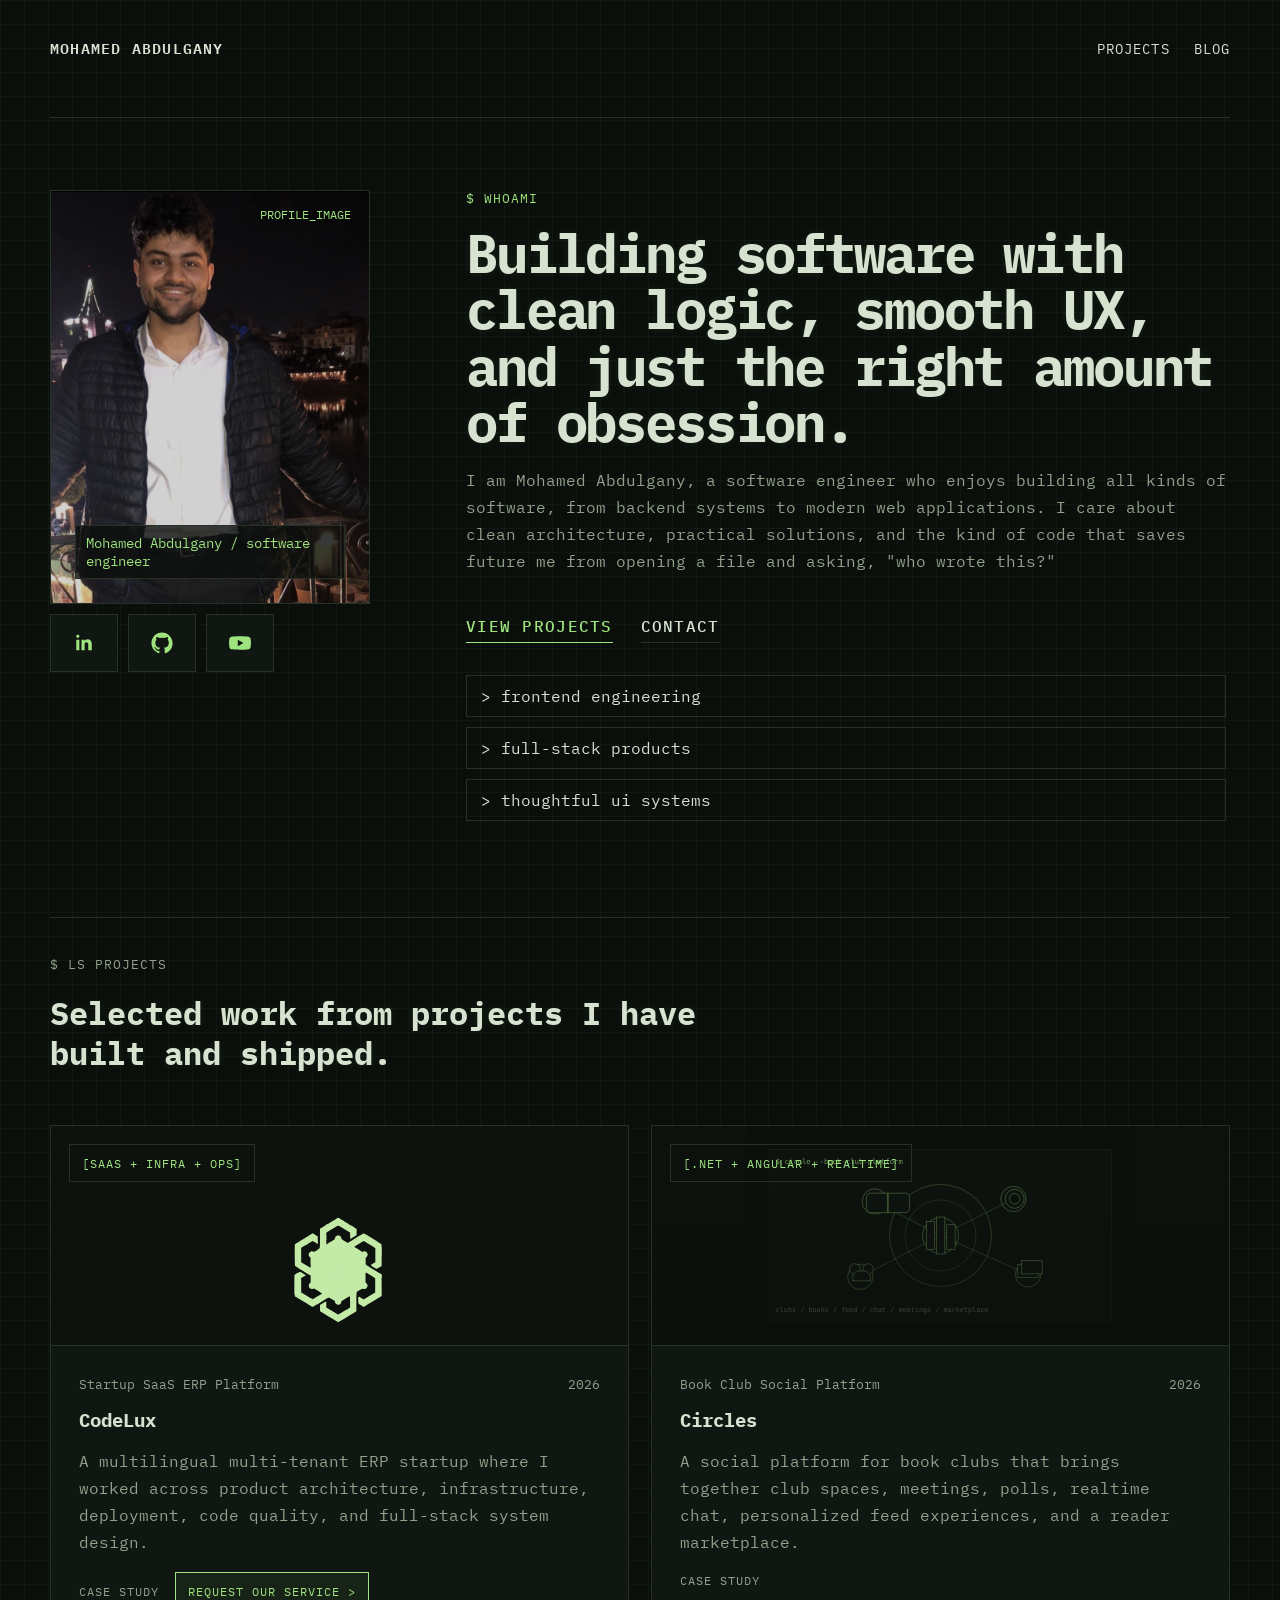
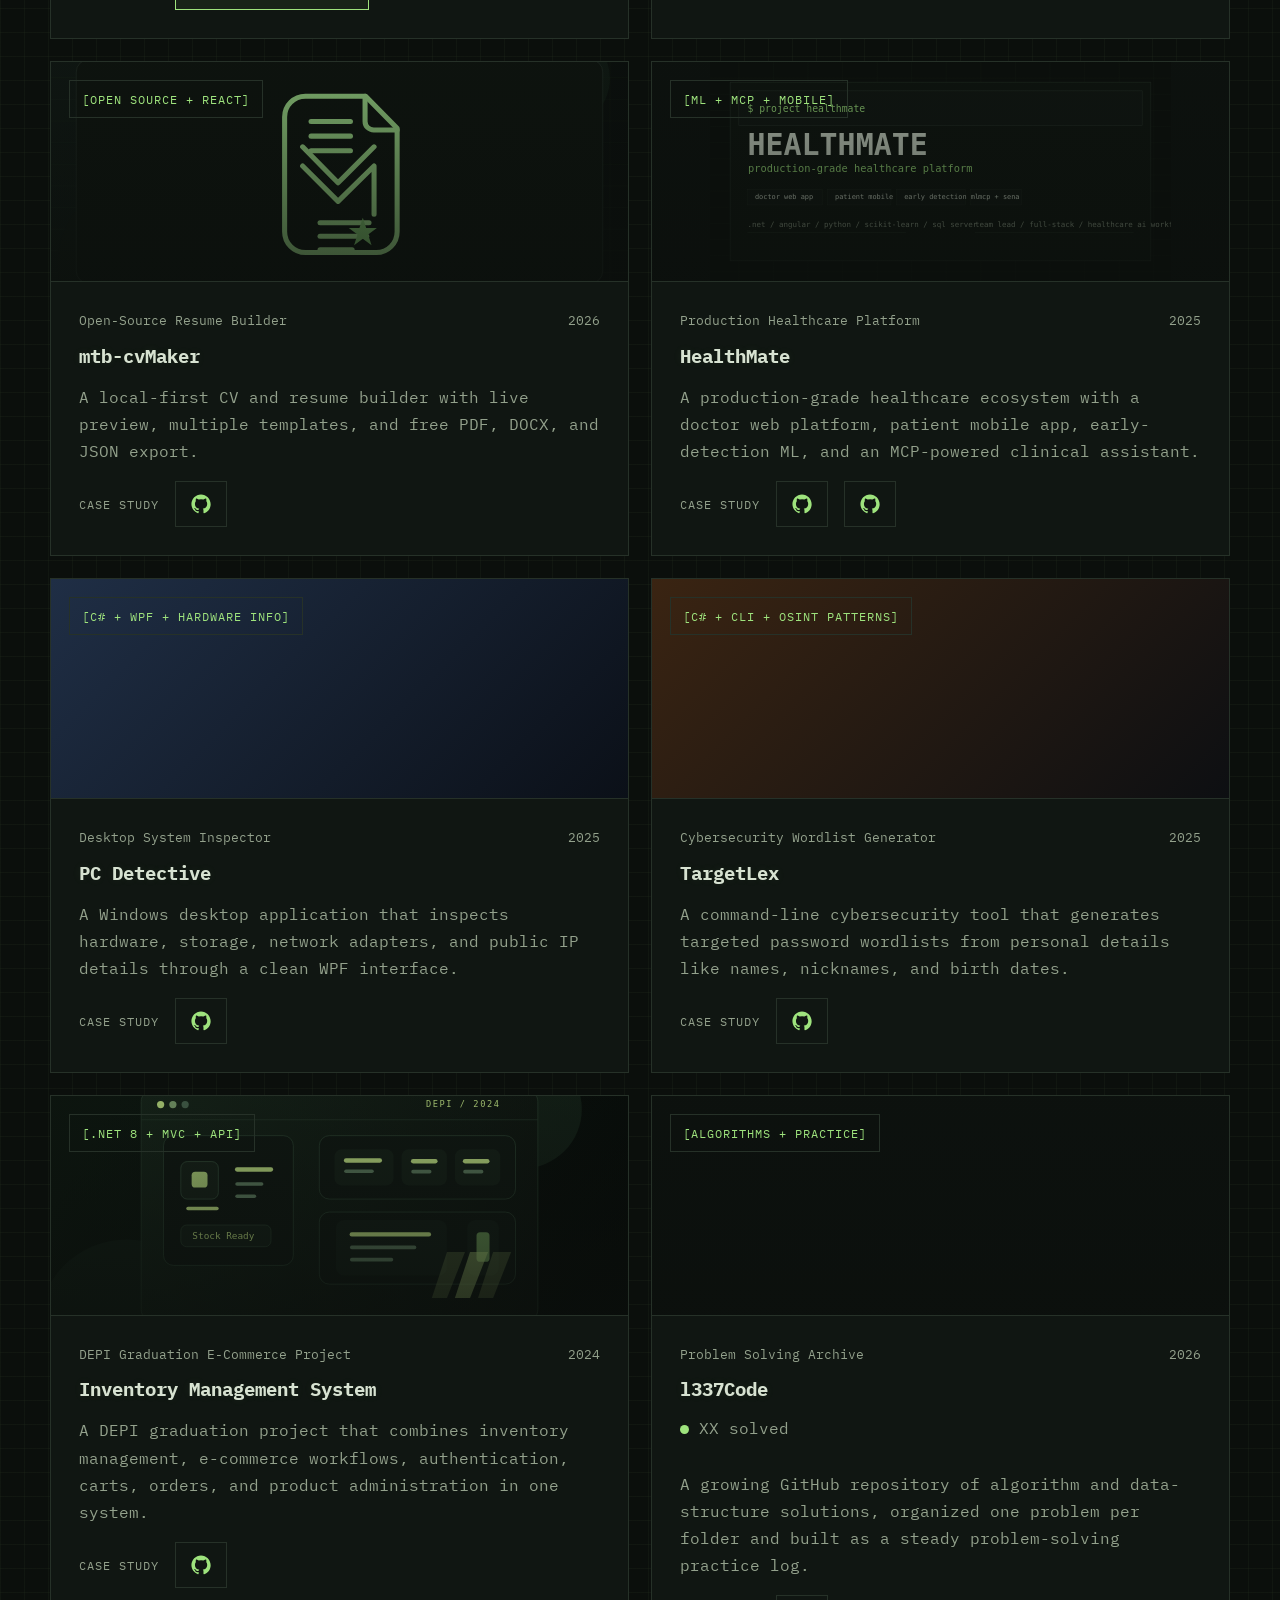
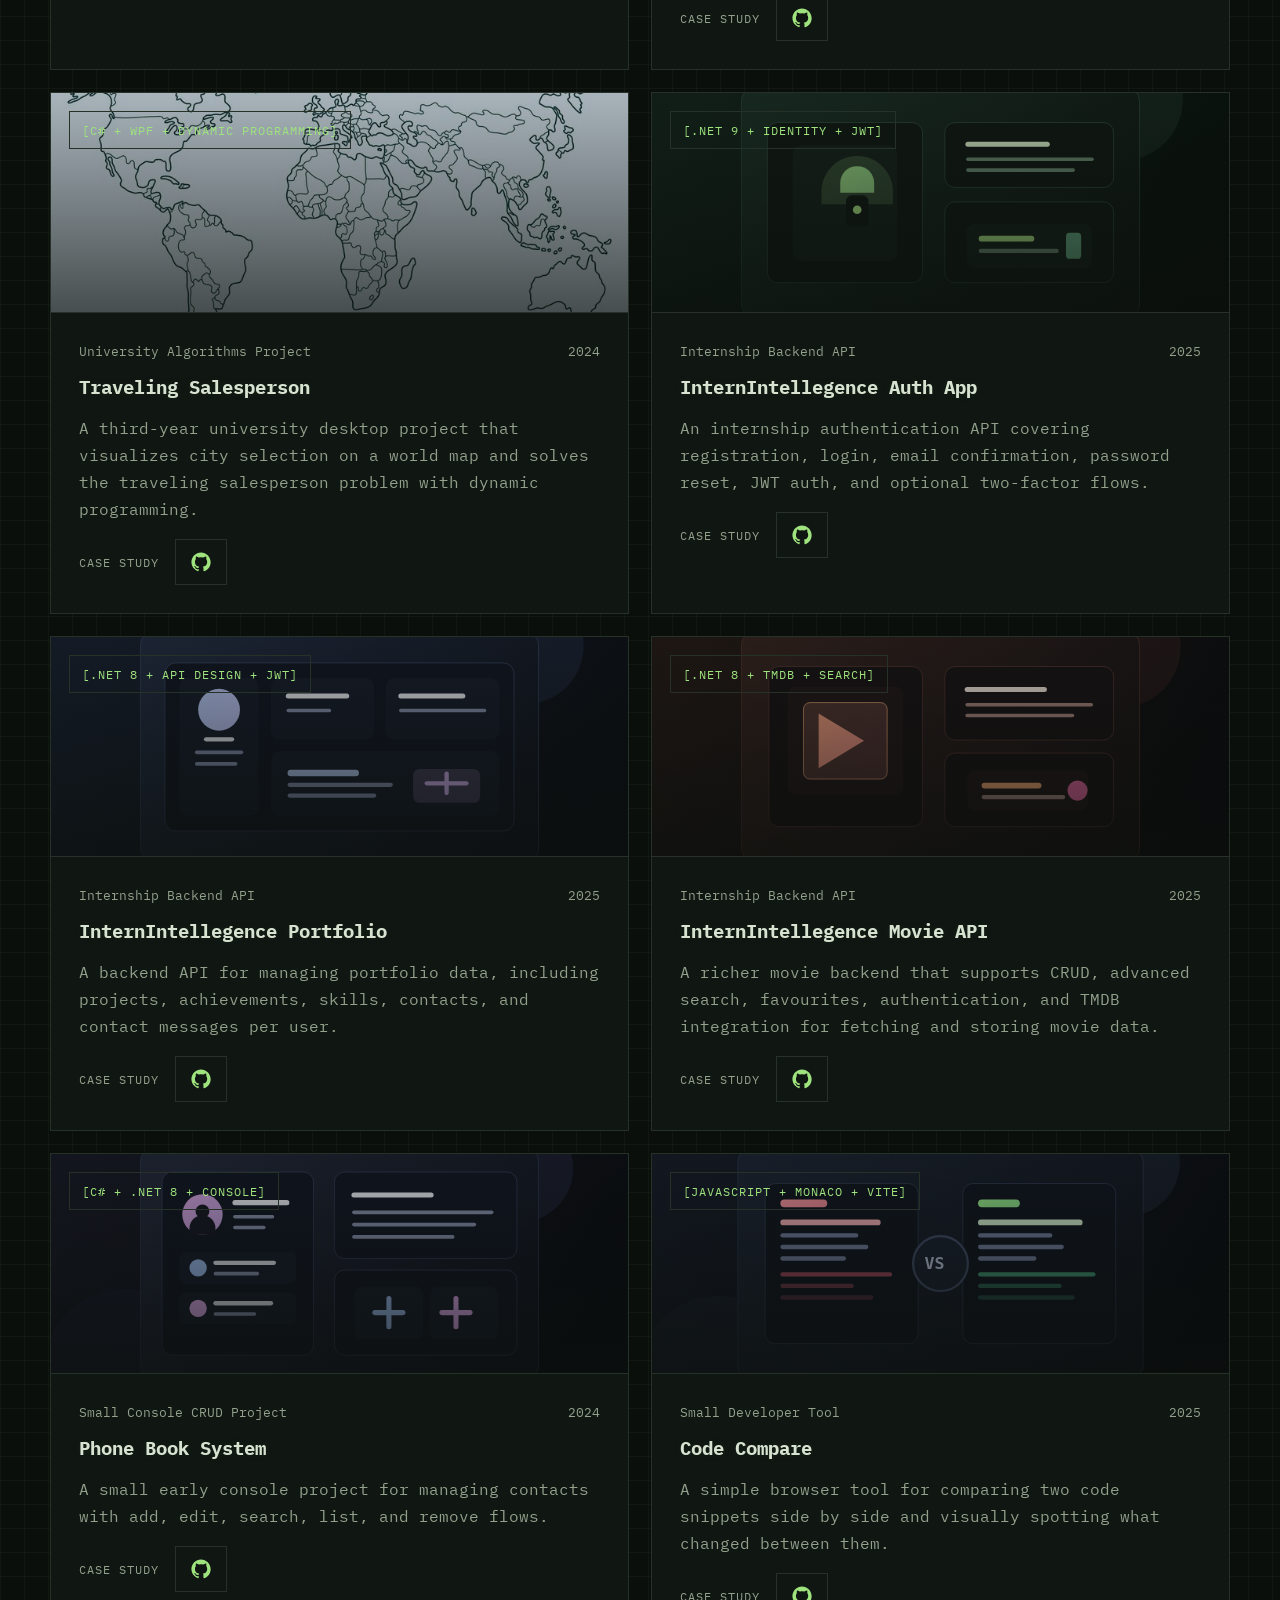
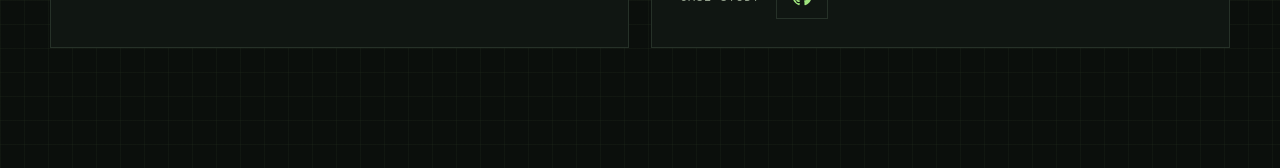
<file: index.html>
<!DOCTYPE html>
<html lang="en">
  <head>
    <meta charset="UTF-8" />
    <meta name="viewport" content="width=device-width, initial-scale=1.0" />
    <title>Mohamed Abdulgany | Software Engineer</title>
    <meta
      name="description"
      content="Software engineer portfolio with a focused intro and selected project work."
    />
    <link rel="icon" type="image/svg+xml" href="favicon.svg" />
    <link rel="preconnect" href="https://fonts.googleapis.com" />
    <link rel="preconnect" href="https://fonts.gstatic.com" crossorigin />
    <link
      href="https://fonts.googleapis.com/css2?family=IBM+Plex+Mono:wght@400;500;600&display=swap"
      rel="stylesheet"
    />
    <link rel="stylesheet" href="styles.css" />
  </head>
  <body>
    <div class="page-shell">
      <header class="hero" id="top">
        <nav class="topbar">
          <a class="brand" href="#top">Mohamed Abdulgany</a>
          <div class="topbar-links">
            <a class="nav-link" href="#projects">Projects</a>
            <a class="nav-link" href="blog.html">Blog</a>
          </div>
        </nav>

        <div class="hero-content">
          <div class="portrait-frame" aria-label="Profile image">
            <div class="portrait-glow"></div>
            <div class="portrait-card">
              <img class="portrait-image" src="assets/ana.PNG" alt="Mohamed Abdulgany" />
              <span>Mohamed Abdulgany / software engineer</span>
            </div>

            <div class="profile-links" aria-label="Social links">
              <a class="profile-link-box" href="https://www.linkedin.com/in/mabdelghanyi/" target="_blank" rel="noreferrer" aria-label="LinkedIn">
                <svg viewBox="0 0 24 24" aria-hidden="true">
                  <path d="M6.94 8.5H3.56V20h3.38V8.5ZM5.25 3C4.17 3 3.5 3.71 3.5 4.64c0 .91.65 1.64 1.71 1.64h.02c1.11 0 1.79-.73 1.79-1.64C6.99 3.71 6.34 3 5.25 3ZM20.5 13.09c0-3.52-1.88-5.16-4.39-5.16-2.02 0-2.92 1.11-3.42 1.89V8.5H9.31c.04.88 0 11.5 0 11.5h3.38v-6.42c0-.34.02-.68.12-.92.27-.68.89-1.38 1.92-1.38 1.35 0 1.89 1.03 1.89 2.54V20H20.5v-6.91Z" fill="currentColor"/>
                </svg>
              </a>
              <a class="profile-link-box" href="https://github.com/MohamedMG7" target="_blank" rel="noreferrer" aria-label="GitHub">
                <svg viewBox="0 0 24 24" aria-hidden="true">
                  <path d="M12 .5C5.65.5.5 5.7.5 12.1c0 5.12 3.29 9.47 7.86 11 .58.11.79-.26.79-.57v-2.02c-3.2.71-3.87-1.38-3.87-1.38-.52-1.34-1.28-1.7-1.28-1.7-1.05-.73.08-.72.08-.72 1.15.08 1.76 1.2 1.76 1.2 1.04 1.79 2.72 1.27 3.39.97.1-.76.4-1.27.73-1.57-2.55-.29-5.23-1.29-5.23-5.73 0-1.26.45-2.29 1.18-3.09-.12-.29-.51-1.47.11-3.06 0 0 .97-.31 3.17 1.18a10.9 10.9 0 0 1 5.77 0c2.2-1.49 3.17-1.18 3.17-1.18.62 1.59.23 2.77.11 3.06.74.8 1.18 1.83 1.18 3.09 0 4.45-2.69 5.43-5.25 5.72.41.36.78 1.07.78 2.15v3.19c0 .31.21.69.8.57 4.56-1.53 7.84-5.88 7.84-11C23.5 5.7 18.35.5 12 .5Z" fill="currentColor"/>
                </svg>
              </a>
              <a class="profile-link-box" href="https://www.youtube.com/@sauleltieb" target="_blank" rel="noreferrer" aria-label="YouTube">
                <svg viewBox="0 0 24 24" aria-hidden="true">
                  <path d="M23.5 7.2a3 3 0 0 0-2.11-2.12C19.52 4.5 12 4.5 12 4.5s-7.52 0-9.39.58A3 3 0 0 0 .5 7.2 31.4 31.4 0 0 0 0 12a31.4 31.4 0 0 0 .5 4.8 3 3 0 0 0 2.11 2.12c1.87.58 9.39.58 9.39.58s7.52 0 9.39-.58a3 3 0 0 0 2.11-2.12A31.4 31.4 0 0 0 24 12a31.4 31.4 0 0 0-.5-4.8ZM9.6 15.5v-7l6.2 3.5-6.2 3.5Z" fill="currentColor"/>
                </svg>
              </a>
            </div>
          </div>

          <div class="hero-copy">
            <p class="eyebrow">$ whoami</p>
            <h1>Building software with clean logic, smooth UX, and just the right amount of obsession.</h1>
            <p class="intro">
              I am Mohamed Abdulgany, a software engineer who enjoys building all kinds of
              software, from backend systems to modern web applications. I care about clean
              architecture, practical solutions, and the kind of code that saves future me
              from opening a file and asking, "who wrote this?"
            </p>

            <div class="hero-actions">
              <a class="button button-primary" href="#projects">View Projects</a>
              <a class="button button-secondary" href="https://www.linkedin.com/in/mabdelghanyi/" target="_blank" rel="noreferrer">Contact</a>
            </div>

            <ul class="highlights" aria-label="Highlights">
              <li>> frontend engineering</li>
              <li>> full-stack products</li>
              <li>> thoughtful ui systems</li>
            </ul>
          </div>
        </div>
      </header>

      <main>
        <section class="projects-section" id="projects">
          <div class="section-heading">
            <p class="eyebrow">$ ls projects</p>
            <h2>Selected work from projects I have built and shipped.</h2>
          </div>

          <div class="project-grid" id="project-grid"></div>
        </section>
      </main>
    </div>

    <script src="projects.js"></script>
    <script src="script.js"></script>
  </body>
</html>
</file>
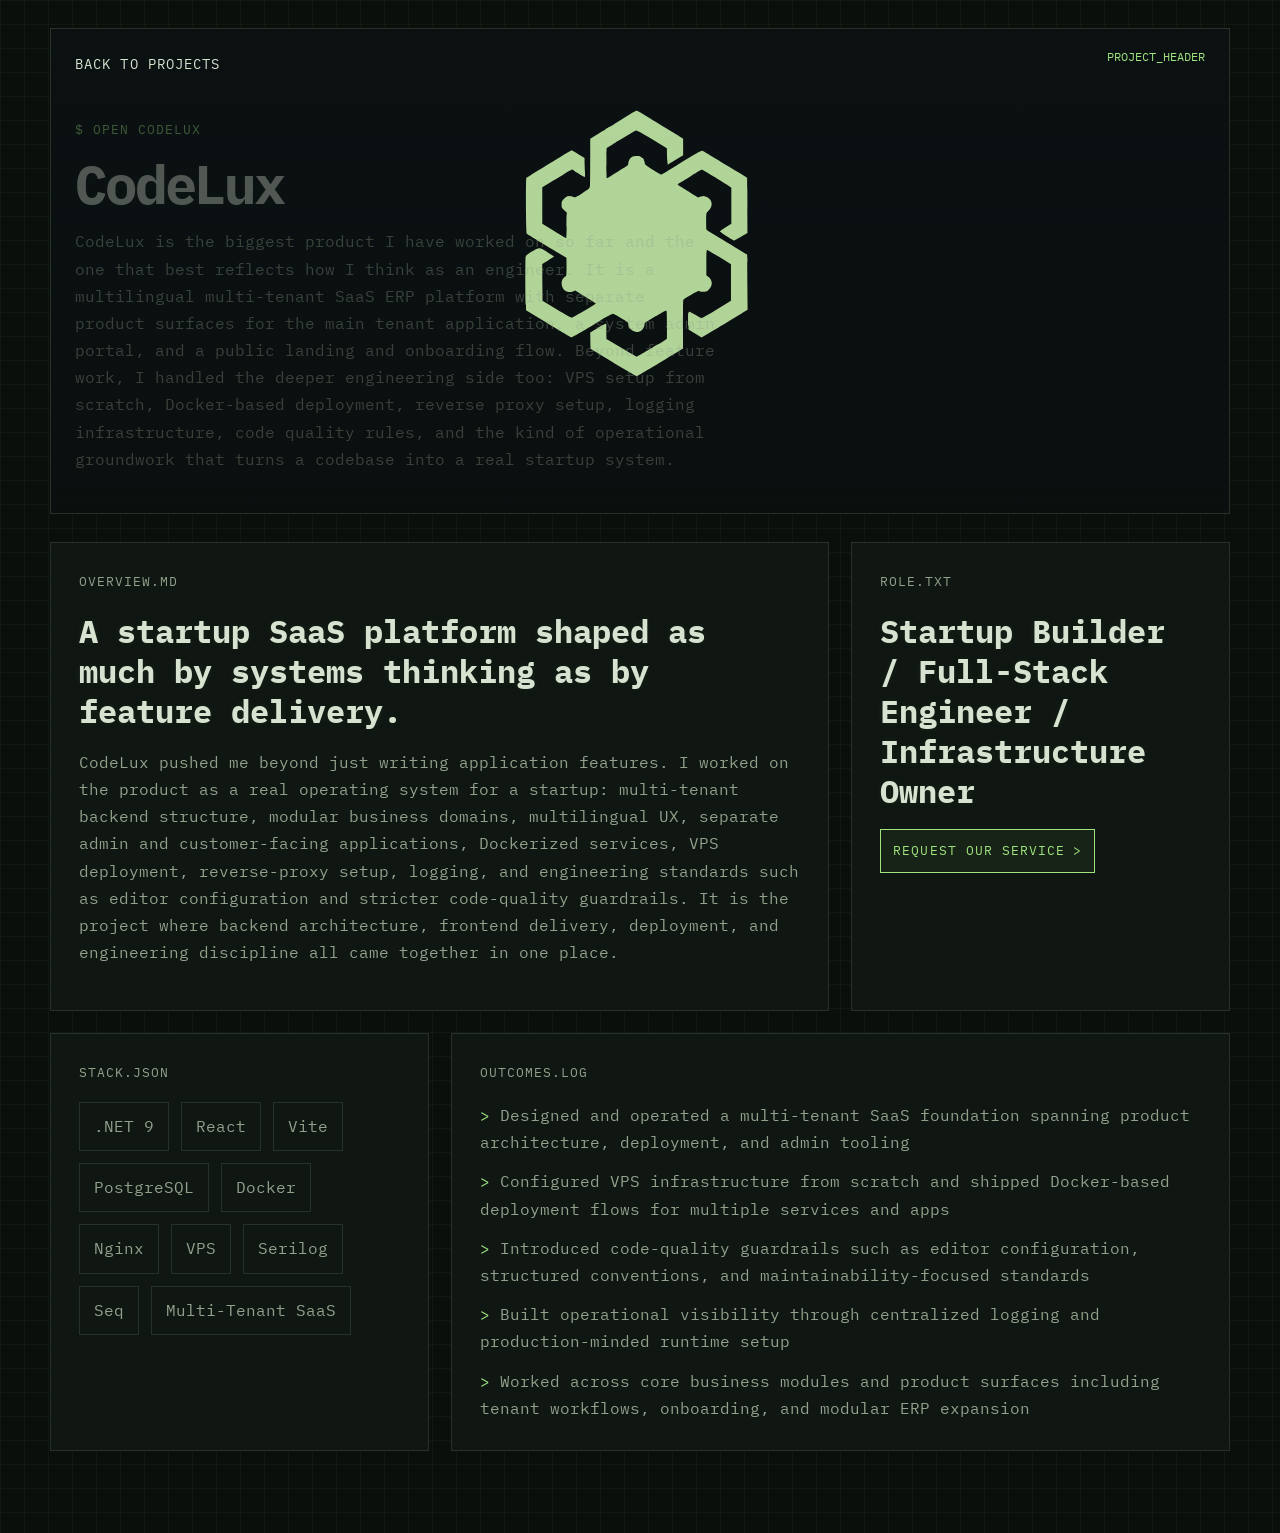
<file: project.html>
<!DOCTYPE html>
<html lang="en">
  <head>
    <meta charset="UTF-8" />
    <meta name="viewport" content="width=device-width, initial-scale=1.0" />
    <title>Project Details</title>
    <meta
      name="description"
      content="Project details page for a software engineering portfolio."
    />
    <link rel="icon" type="image/svg+xml" href="favicon.svg" />
    <link rel="preconnect" href="https://fonts.googleapis.com" />
    <link rel="preconnect" href="https://fonts.gstatic.com" crossorigin />
    <link
      href="https://fonts.googleapis.com/css2?family=IBM+Plex+Mono:wght@400;500;600&display=swap"
      rel="stylesheet"
    />
    <link rel="stylesheet" href="styles.css" />
  </head>
  <body>
    <main class="detail-page" id="project-detail"></main>

    <script src="projects.js"></script>
    <script src="script.js"></script>
  </body>
</html>
</file>
<file: styles.css>
:root {
  --bg: #0b0f0c;
  --surface: #101612;
  --surface-strong: #101612;
  --text: #d7e2d1;
  --muted: #93a18c;
  --line: #263128;
  --accent: #9ee37d;
  --shadow: none;
  --radius-lg: 0;
  --radius-md: 0;
  --radius-sm: 0;
}

* {
  box-sizing: border-box;
}

html {
  scroll-behavior: smooth;
  scrollbar-width: none;
}

html::-webkit-scrollbar,
body::-webkit-scrollbar {
  display: none;
}

body {
  margin: 0;
  color: var(--text);
  font-family: "IBM Plex Mono", monospace;
  background:
    linear-gradient(rgba(158, 227, 125, 0.04) 1px, transparent 1px),
    linear-gradient(90deg, rgba(158, 227, 125, 0.04) 1px, transparent 1px),
    var(--bg);
  background-size: 24px 24px, 24px 24px, auto;
}

a {
  color: inherit;
  text-decoration: none;
}

::selection {
  background: rgba(158, 227, 125, 0.28);
  color: var(--text);
}

img {
  max-width: 100%;
  display: block;
}

.page-shell,
.detail-page {
  width: min(1180px, calc(100% - 32px));
  margin: 0 auto;
}

.hero {
  min-height: 100vh;
  display: flex;
  flex-direction: column;
  padding: 28px 0 96px;
}

.topbar {
  display: flex;
  justify-content: space-between;
  align-items: center;
  padding: 8px 0 56px;
  border-bottom: 1px solid var(--line);
}

.topbar-links {
  display: flex;
  align-items: center;
  gap: 24px;
}

.brand,
.nav-link,
.eyebrow,
.panel-label {
  font-family: "IBM Plex Mono", monospace;
}

.brand {
  font-size: 0.95rem;
  font-weight: 600;
  letter-spacing: 0.08em;
  text-transform: uppercase;
}

.nav-link,
.back-link {
  padding: 0;
  border: 0;
  border-radius: 0;
  background: transparent;
  backdrop-filter: none;
  text-transform: uppercase;
  letter-spacing: 0.08em;
  font-size: 0.85rem;
}

.nav-link:hover,
.back-link:hover,
.brand:hover {
  color: var(--accent);
}

.nav-link-disabled {
  color: var(--muted);
  cursor: default;
}

.hero-content {
  flex: 1;
  display: grid;
  grid-template-columns: 320px minmax(0, 1fr);
  gap: 96px;
  align-items: start;
  padding-top: 72px;
}

.portrait-frame {
  position: relative;
  min-height: 482px;
}

.portrait-glow {
  display: none;
}

.portrait-card {
  position: absolute;
  inset: 0 0 68px 0;
  border-radius: 0;
  border: 1px solid var(--line);
  background: var(--surface);
  box-shadow: none;
  display: flex;
  flex-direction: column;
  justify-content: space-between;
  align-items: flex-start;
  padding: 24px;
  overflow: hidden;
}

.portrait-card::before {
  content: "PROFILE_IMAGE";
  position: absolute;
  top: 16px;
  right: 18px;
  font-size: 0.72rem;
  color: var(--accent);
  z-index: 2;
}

.portrait-image {
  position: absolute;
  inset: 0;
  width: 100%;
  height: 100%;
  object-fit: cover;
  object-position: center top;
  filter: saturate(0.9) contrast(1.02) brightness(0.82);
}

.portrait-card span {
  position: relative;
  z-index: 2;
  margin-top: auto;
  padding: 8px 10px;
  border-radius: 0;
  background: rgba(11, 15, 12, 0.78);
  font-size: 0.85rem;
  color: var(--accent);
  border: 1px solid var(--line);
}

.profile-links {
  position: absolute;
  left: 0;
  bottom: 0;
  display: flex;
  gap: 10px;
}

.profile-link-box {
  width: 68px;
  height: 58px;
  display: grid;
  place-items: center;
  border: 1px solid var(--line);
  background: var(--surface);
  color: var(--accent);
  text-transform: uppercase;
  letter-spacing: 0.08em;
  font-size: 0.84rem;
}

.profile-link-box svg {
  width: 22px;
  height: 22px;
  display: block;
}

.profile-link-box:hover {
  background: #121a14;
  border-color: var(--accent);
}

.hero-copy h1,
.detail-hero h1 {
  margin: 0;
  font-size: clamp(1.9rem, 4.2vw, 3.8rem);
  line-height: 1.05;
  letter-spacing: -0.04em;
}

.eyebrow,
.panel-label {
  margin: 0 0 18px;
  color: var(--accent);
  text-transform: uppercase;
  letter-spacing: 0.08em;
  font-size: 0.8rem;
}

.intro,
.section-heading p,
.project-card-body p,
.detail-lead,
.detail-panel p,
.outcome-list li,
.chip-list li {
  color: var(--muted);
  line-height: 1.7;
}

.hero-copy h1,
.section-heading h2,
.detail-panel h2,
.detail-panel h3,
.project-card-body h3,
.detail-hero h1 {
  text-shadow: 0 0 10px rgba(158, 227, 125, 0.08);
}

.hero-copy {
  max-width: 760px;
}

.hero-actions {
  display: flex;
  gap: 28px;
  margin: 40px 0 32px;
  flex-wrap: wrap;
}

.button {
  padding: 0 0 6px;
  border-radius: 0;
  font-weight: 500;
  text-transform: uppercase;
  letter-spacing: 0.08em;
  border-bottom: 1px solid transparent;
}

.button-primary {
  background: transparent;
  color: var(--accent);
  border-bottom-color: var(--accent);
}

.button-secondary {
  border-bottom-color: var(--line);
}

.button:hover {
  color: var(--accent);
}

.highlights {
  display: grid;
  gap: 10px;
  list-style: none;
  padding: 0;
  margin: 0;
}

.highlights li,
.chip-list li {
  padding: 10px 14px;
  border-radius: 0;
  background: transparent;
  border: 1px solid var(--line);
}

.projects-section {
  padding: 36px 0 120px;
  border-top: 1px solid var(--line);
}

.section-heading {
  max-width: 720px;
  margin-bottom: 52px;
}

.section-heading h2,
.detail-panel h2,
.detail-panel h3 {
  margin: 0 0 18px;
  font-size: clamp(1.35rem, 2.6vw, 2rem);
  line-height: 1.25;
}

.project-grid,
.detail-grid {
  display: grid;
  gap: 22px;
}

.project-grid {
  grid-template-columns: repeat(2, minmax(0, 1fr));
}

.project-card,
.detail-panel {
  background: var(--surface);
  border: 1px solid var(--line);
  border-radius: 0;
  box-shadow: none;
  backdrop-filter: none;
  overflow: hidden;
}

.project-card {
  transition: background-color 140ms ease, border-color 140ms ease;
  cursor: pointer;
}

.project-card:hover {
  background: #121a14;
  border-color: var(--accent);
}

.project-card-media {
  min-height: 220px;
  padding: 18px;
  display: flex;
  align-items: flex-start;
  justify-content: space-between;
  flex-direction: column;
  border-bottom: 1px solid var(--line);
  background: #0d120f;
  background-size: var(--card-image-fit, cover);
  background-repeat: no-repeat;
  background-position: center;
}

.project-card-media-logo {
  background-image: none !important;
}

.project-card-media span {
  padding: 10px 12px;
  border-radius: 0;
  background: transparent;
  color: var(--accent);
  font-family: "IBM Plex Mono", monospace;
  font-size: 0.78rem;
  text-transform: uppercase;
  letter-spacing: 0.08em;
  border: 1px solid var(--line);
}

.project-card-logo {
  align-self: center;
  width: min(72%, 240px);
  max-height: 110px;
  object-fit: contain;
  filter: brightness(0) saturate(100%) invert(89%) sepia(16%) saturate(622%) hue-rotate(46deg) brightness(97%) contrast(95%);
}

.project-card-body {
  padding: 28px;
}

.project-card-meta {
  color: var(--accent);
  font-size: 0.82rem;
}

.project-card-meta {
  display: flex;
  justify-content: space-between;
  gap: 14px;
  margin-bottom: 10px;
}

.project-card-meta p,
.project-card-body h3 {
  margin: 0;
}

.project-card-body h3 {
  font-size: 1.2rem;
  margin-bottom: 14px;
}

.project-card-count {
  margin: 0 0 12px;
  color: var(--accent);
  display: inline-flex;
  align-items: center;
  gap: 10px;
}

.project-card-status-dot {
  width: 9px;
  height: 9px;
  border-radius: 50%;
  background: var(--accent);
  box-shadow: 0 0 0 0 rgba(158, 227, 125, 0.45);
  animation: status-pulse 1.8s ease-out infinite;
}

@keyframes status-pulse {
  0% {
    transform: scale(0.95);
    box-shadow: 0 0 0 0 rgba(158, 227, 125, 0.42);
  }

  70% {
    transform: scale(1);
    box-shadow: 0 0 0 10px rgba(158, 227, 125, 0);
  }

  100% {
    transform: scale(0.95);
    box-shadow: 0 0 0 0 rgba(158, 227, 125, 0);
  }
}

@media (prefers-reduced-motion: reduce) {
  .project-card-status-dot {
    animation: none;
  }
}

.project-card-actions {
  display: flex;
  gap: 16px;
  align-items: center;
  flex-wrap: wrap;
  margin-top: 16px;
}

.project-card-action {
  color: var(--accent);
  text-transform: uppercase;
  letter-spacing: 0.08em;
  font-size: 0.78rem;
}

.project-card-action-primary,
.detail-link-primary {
  display: inline-flex;
  align-items: center;
  gap: 8px;
  padding: 10px 12px;
  border: 1px solid var(--accent);
  background: rgba(158, 227, 125, 0.06);
}

.project-card-action-primary::after,
.detail-link-primary::after {
  content: ">";
  color: var(--accent);
}

.project-card-action-muted {
  color: var(--muted);
}

.project-card-action:hover,
.detail-link:hover {
  color: var(--text);
}

.project-icon-link {
  width: 52px;
  height: 46px;
  display: inline-grid;
  place-items: center;
  border: 1px solid var(--line);
  background: var(--surface);
  color: var(--accent);
  transition: border-color 160ms ease, background 160ms ease, color 160ms ease,
    transform 160ms ease;
}

.project-icon-link svg {
  width: 20px;
  height: 20px;
  display: block;
}

.project-icon-link:hover {
  background: #121a14;
  border-color: var(--accent);
  color: var(--text);
  transform: translateY(-1px);
}

.project-repo-links {
  display: flex;
  flex-wrap: wrap;
  gap: 12px;
}

.detail-page {
  padding: 28px 0 72px;
}

.detail-hero {
  position: relative;
  min-height: 54vh;
  border-radius: 0;
  padding: 24px;
  color: var(--text);
  background-size: cover;
  background-position: center;
  overflow: hidden;
  border: 1px solid var(--line);
  background-color: #0d120f;
  background-size: cover;
  background-position: center;
}

.detail-hero-logo {
  position: absolute;
  top: 50%;
  left: 50%;
  transform: translate(-50%, -58%);
  width: min(46vw, 520px);
  max-height: 280px;
  object-fit: contain;
  filter: brightness(0) saturate(100%) invert(89%) sepia(16%) saturate(622%) hue-rotate(46deg) brightness(97%) contrast(95%);
  opacity: 0.9;
}

.detail-hero::after {
  content: "PROJECT_HEADER";
  position: absolute;
  top: 20px;
  right: 24px;
  font-size: 0.72rem;
  color: var(--accent);
}

.detail-hero::before {
  content: "";
  position: absolute;
  inset: 0;
  background: linear-gradient(180deg, rgba(11, 15, 12, 0.12), rgba(11, 15, 12, 0.78));
  transition: background 180ms ease;
}

.detail-hero-inner {
  position: absolute;
  left: 24px;
  right: 24px;
  bottom: 24px;
  max-width: 780px;
  z-index: 1;
  opacity: 0.34;
  transition: opacity 180ms ease;
}

.back-link {
  position: relative;
  z-index: 1;
}

.detail-link {
  color: var(--accent);
  text-transform: uppercase;
  letter-spacing: 0.08em;
  font-size: 0.82rem;
}

.detail-hero:hover::before {
  background: linear-gradient(180deg, rgba(11, 15, 12, 0.24), rgba(11, 15, 12, 0.88));
}

.detail-hero:hover .detail-hero-inner {
  opacity: 1;
}

.detail-lead {
  color: var(--muted);
  max-width: 640px;
  font-size: 1rem;
}

.detail-content {
  padding: 28px 0 10px;
}

.detail-grid {
  grid-template-columns: repeat(3, minmax(0, 1fr));
}

.blog-page-shell {
  padding-bottom: 96px;
}

.blog-hero {
  padding: 28px 0 36px;
}

.blog-hero-copy {
  max-width: 860px;
  padding: 72px 0 24px;
}

.blog-section {
  padding: 24px 0 24px;
  border-top: 1px solid var(--line);
}

.blog-section-heading {
  margin-bottom: 34px;
}

.blog-grid {
  display: grid;
  grid-template-columns: repeat(2, minmax(0, 1fr));
  gap: 22px;
}

.blog-card,
.blog-empty-state {
  display: block;
  background: var(--surface);
  border: 1px solid var(--line);
  transition: background-color 140ms ease, border-color 140ms ease;
  overflow: hidden;
}

.blog-card:hover {
  background: #121a14;
  border-color: var(--accent);
}

.blog-card-media {
  min-height: 220px;
  border-bottom: 1px solid var(--line);
  background-color: #0d120f;
  overflow: hidden;
}

.blog-card-image {
  width: 100%;
  height: 220px;
  object-fit: cover;
  object-position: center;
  filter: saturate(0.92) contrast(1.02) brightness(0.86);
}

.blog-card-media-fallback {
  background-image: linear-gradient(135deg, rgba(158, 227, 125, 0.14), rgba(11, 15, 12, 0.95));
}

.blog-card-body,
.blog-empty-state {
  padding: 28px;
}

.blog-card-meta {
  display: flex;
  justify-content: space-between;
  gap: 14px;
  margin-bottom: 12px;
  align-items: center;
}

.blog-card-meta p,
.blog-card-body h3,
.blog-card-body p,
.blog-empty-state h2,
.blog-empty-state p {
  margin: 0;
}

.blog-card-body h3 {
  margin-bottom: 14px;
  font-size: 1.2rem;
}

.blog-card-body p,
.blog-empty-state p {
  color: var(--muted);
  line-height: 1.7;
}

.blog-source-tag,
.blog-card-meta p,
.blog-card-action {
  text-transform: uppercase;
  letter-spacing: 0.08em;
  font-size: 0.78rem;
}

.blog-source-tag {
  display: inline-flex;
  padding: 8px 10px;
  border: 1px solid var(--line);
  color: var(--accent);
}

.blog-card-action {
  display: inline-flex;
  align-items: center;
  gap: 8px;
  margin-top: 18px;
  color: var(--accent);
}

.blog-card-action::after {
  content: ">";
}

.blog-empty-state {
  grid-column: 1 / -1;
}

.detail-panel {
  padding: 28px;
  background: var(--surface-strong);
}

.outcome-list li::before {
  content: "> ";
  color: var(--accent);
}

.detail-panel-wide {
  grid-column: span 2;
}

.chip-list,
.outcome-list {
  list-style: none;
  padding: 0;
  margin: 0;
  display: flex;
  flex-wrap: wrap;
  gap: 12px;
}

.outcome-list {
  display: grid;
}

@media (max-width: 980px) {
  .hero-content,
  .detail-grid {
    grid-template-columns: 1fr;
  }

  .project-grid {
    grid-template-columns: 1fr;
  }

  .blog-grid {
    grid-template-columns: 1fr;
  }

  .portrait-frame {
    min-height: 360px;
    max-width: 420px;
  }

  .detail-panel-wide {
    grid-column: span 1;
  }
}

@media (max-width: 640px) {
  .page-shell,
  .detail-page {
    width: min(100% - 20px, 1180px);
  }

  .hero {
    min-height: auto;
    padding-bottom: 56px;
  }

  .hero-copy h1,
  .detail-hero h1 {
    font-size: 2rem;
  }

  .portrait-frame {
    min-height: 360px;
  }

  .project-card-body,
  .detail-panel,
  .blog-card-body,
  .blog-empty-state {
    padding: 20px;
  }

  .detail-hero {
    min-height: 48vh;
  }

  .detail-hero-logo {
    width: min(72vw, 360px);
    max-height: 180px;
  }

  .detail-hero-inner {
    opacity: 0.92;
  }

}
</file>
